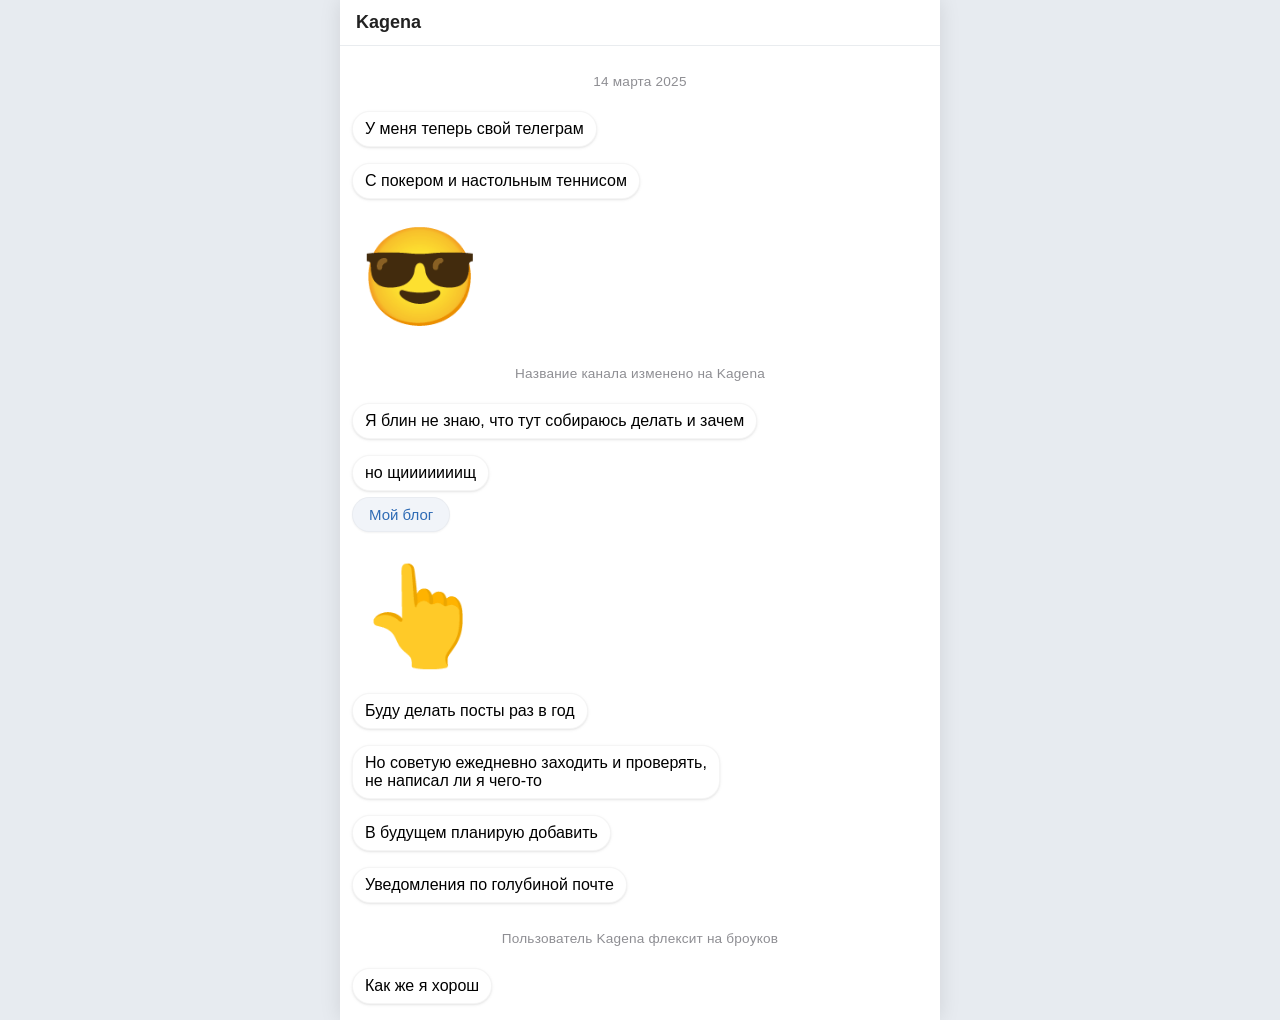
<file: index.html>
<!DOCTYPE html>
<html lang="ru">
<head>
    <meta charset="UTF-8">
    <meta name="viewport" content="width=device-width, initial-scale=1.0, maximum-scale=1.0, user-scalable=no">
    <title>Kagena</title>
    <link rel="stylesheet" href="styles.css">
</head>
<body>
    <div class="tg-container">
        <div class="tg-header">
            <div class="header-content">
                <span class="channel-name">Kagena</span>
                <!-- <span class="header-icons">⋯</span> -->
            </div>
        </div>

        <div class="chat">
            <div class="system-message">14 марта 2025</div>
            <div class="message">У меня теперь свой телеграм</div>
            <div class="message">С покером и настольным теннисом</div>
            <div class="message sticker">😎</div>
            <div class="system-message">Название канала изменено на Kagena</div>
            <div class="message">Я блин не знаю, что тут собираюсь делать и зачем</div>
            <div class="message-group">
                <div class="message">но щииииииищ</div>
                <div class="message-buttons">
                    <a href="blog.html" class="tg-button">Мой блог</a>
                </div>
            </div>
            <div class="message sticker">👆</div>
            <div class="message">Буду делать посты раз в год</div>
            <div class="message">Но советую ежедневно заходить и проверять,<br>не написал ли я чего-то</div>
            <div class="message">В будущем планирую добавить</div>
            <div class="message">Уведомления по голубиной почте</div>
            <div class="system-message">Пользователь Kagena флексит на броуков</div>
            <div class="message">Как же я хорош</div>

        </div>
    </div>
</body>
</html>
</file>
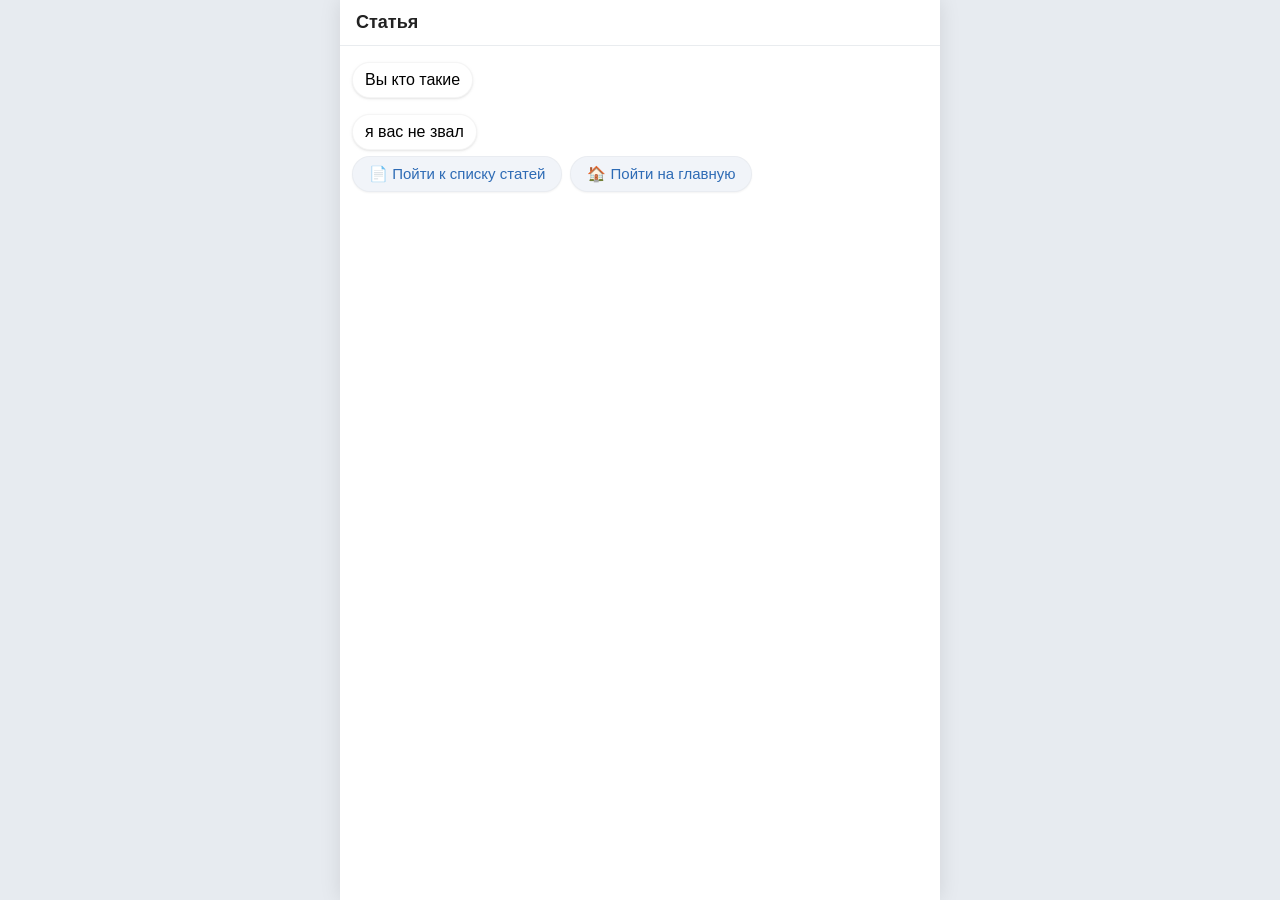
<file: pages/первая-статья.html>
<!DOCTYPE html>
<html lang="ru">
<head>
    <meta charset="UTF-8">
    <meta name="viewport" content="width=device-width, initial-scale=1.0, maximum-scale=1.0, user-scalable=no">
    <title>ЫыЫ</title>
    <link rel="stylesheet" href="../styles.css">
</head>
<body>
    <div class="tg-container">
        <!-- Шапка -->
        <div class="tg-header">
            <div class="header-content">
                <span class="channel-name">Статья</span>
                <!-- <span class="header-icons">⋯</span> -->
            </div>
        </div>

        <!-- Лента сообщений статьи -->
        <div class="chat">

                <div class="message">Вы кто такие</div>


            <!-- Сообщение с кнопками для навигации -->
            <div class="message-group">
                <div class="message">
                    я вас не звал
                </div>
                <div class="message-buttons">
                    <a href="../blog.html" class="tg-button">📄 Пойти к списку статей</a>
                    <a href="../index.html" class="tg-button">🏠 Пойти на главную</a>
                </div>
            </div>
        </div>
    </div>
</body>
</html>
</file>
<file: styles.css>
/* Telegram-стиль для всего сайта */
* {
    margin: 0;
    padding: 0;
    box-sizing: border-box;
}

body {
    font-family: -apple-system, BlinkMacSystemFont, 'Segoe UI', Roboto, Helvetica, Arial, sans-serif;
    background-color: #e7ebf0;
    display: flex;
    justify-content: center;
    align-items: flex-start;
    min-height: 100vh;
    margin: 0;
    padding: 0;
}

.tg-container {
    max-width: 600px;
    width: 100%;
    background-color: #ffffff;
    box-shadow: 0 0 20px rgba(0,0,0,0.1);
    min-height: 100vh;
    display: flex;
    flex-direction: column;
}

/* Верхняя панель */
.tg-header {
    background-color: #ffffff;
    border-bottom: 1px solid #e9ecef;
    padding: 12px 16px;
    position: sticky;
    top: 0;
    z-index: 100;
    backdrop-filter: blur(10px);
    background-color: rgba(255,255,255,0.96);
}

.header-content {
    display: flex;
    justify-content: space-between;
    align-items: center;
    font-weight: 500;
}

.channel-name {
    font-size: 18px;
    font-weight: 600;
    color: #222;
}

.header-icons {
    font-size: 24px;
    line-height: 1;
    color: #5e6f8d;
    cursor: default;
}

/* Лента сообщений */
.chat {
    padding: 16px 12px;
    display: flex;
    flex-direction: column;
    gap: 16px;
    flex: 1;
}

/* Группа: пузырёк + кнопки */
.message-group {
    display: flex;
    flex-direction: column;
    align-items: flex-start;
    max-width: 90%;
    position: relative;
}

/* Сам пузырёк (текст) */
.message {
    background-color: #ffffff;
    border-radius: 18px;
    box-shadow: 0 1px 2px rgba(0,0,0,0.08), 0 1px 4px rgba(0,0,0,0.04);
    padding: 8px 12px;
    border: 1px solid rgba(0,0,0,0.04);
    word-wrap: break-word;
    width: fit-content;
    max-width: 100%;
}

.message-text {
    font-size: 16px;
    line-height: 1.5;
    color: #000000;
    white-space: pre-wrap;
}

/* Блок кнопок под сообщением */
.message-buttons {
    display: flex;
    flex-wrap: wrap;
    gap: 8px;
    margin-top: 6px;
    margin-bottom: 6px;
    max-width: 100%;
}

/* Сами кнопки */
.tg-button {
    background-color: #f1f4f9;
    border: none;
    border-radius: 24px;
    padding: 8px 16px;
    font-size: 15px;
    font-weight: 500;
    color: #2e6bb5;
    text-decoration: none;
    display: inline-flex;
    align-items: center;
    justify-content: center;
    cursor: pointer;
    transition: background-color 0.2s;
    box-shadow: 0 1px 2px rgba(0,0,0,0.05);
    border: 1px solid rgba(0,0,0,0.03);
}

.tg-button:hover {
    background-color: #e3e9f2;
    text-decoration: none;
}

a.tg-button {
    text-decoration: none;
}

/* .back-home .tg-button {
    display: inline-block; 
}
.back-home {
    margin-left: 12px;
    margin-top: 20px;
    margin-bottom: 20px;
} */

/* Выделение последнего поста */


/* Пагинация теперь встраивается как обычное сообщение */
.pagination {
    margin: 20px 0 10px;
}

.pagination .tg-button {
    background-color: #f1f4f9;
    min-width: 40px;
    padding: 8px 12px;
}

.pagination .tg-button:disabled {
    opacity: 0.5;
    cursor: default;
    pointer-events: none;
}

/* Кнопка "На главную" */
.back-home {
   /* margin-left: 12px;*/
    margin-top: 20px;
    margin-bottom: 20px;
}


/* Адаптация для мобильных */
@media (max-width: 480px) {
    .message-group {
        max-width: 100%;
    }
    
    .message {
        max-width: 100%;
    }
    
    .tg-header {
        padding: 10px 12px;
    }
    
    .channel-name {
        font-size: 16px;
    }
}

.tg-button:active {
    transform: scale(0.97);
}

.system-message {
    text-align: center;
    font-size: 0.85rem;
    color: #8e8e93;
    margin: 12px 0 6px;
    font-weight: 400;
    letter-spacing: 0.2px;
}

/* Стикеры (крупные эмодзи без фона) */
.message.sticker {
    background: none;
    border: none;
    box-shadow: none;
    padding: 4px 8px;  /* небольшой отступ, чтобы не прилипало к краям */
    font-size: 96px;    /* крупный размер */
    line-height: 1.2;    /* чтобы высокие эмодзи не обрезались */
    width: fit-content;
    max-width: 100%;
    transition: transform 0.1s ease;
}

/* Для совсем огромных стикеров можно увеличить */
.message.sticker-large {
    font-size: 128px;
    padding: 8px;
}
</file>
